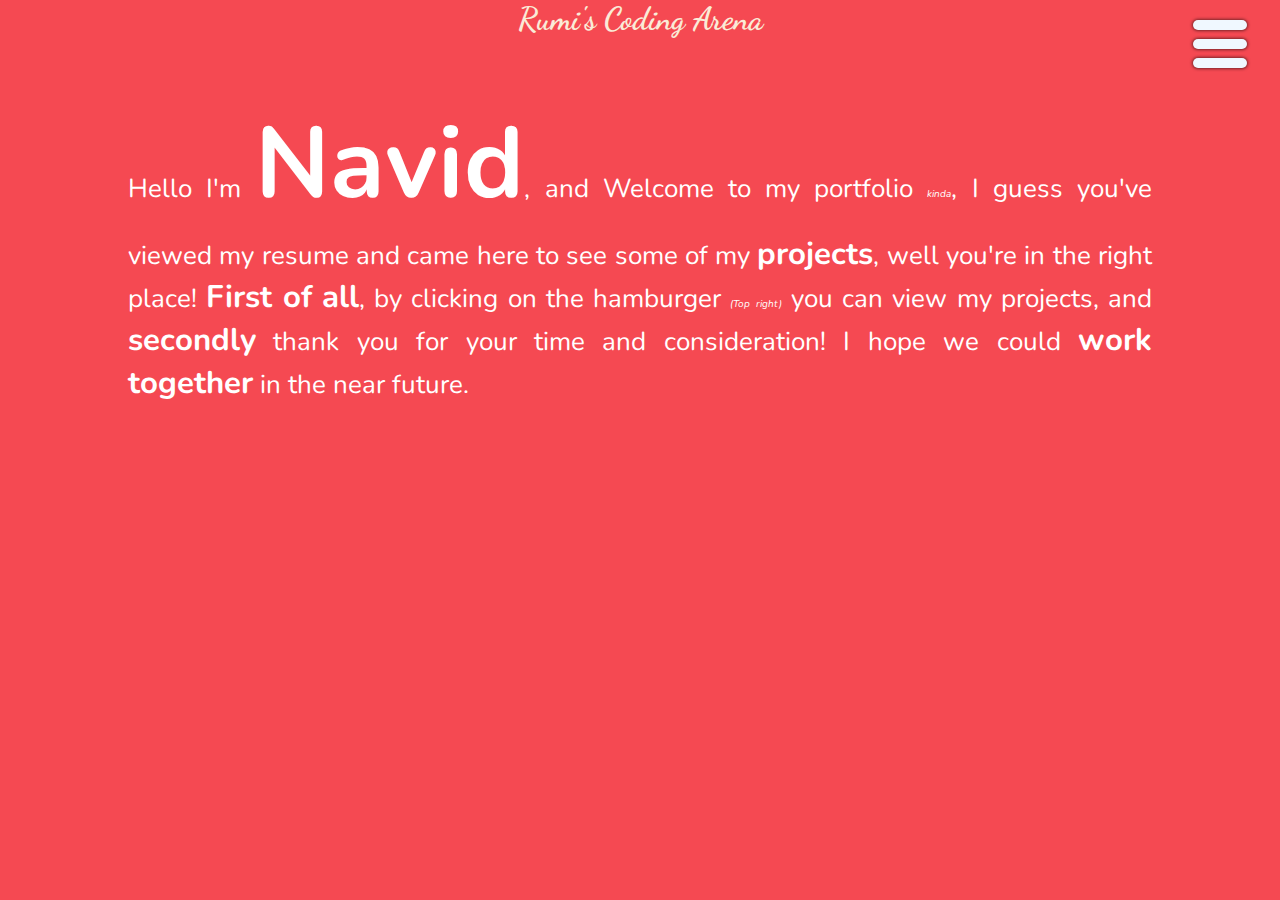
<file: index.html>
<!DOCTYPE html>
<html>
    <head>
        <link rel='icon' href="icon.ico">
        <title>Navid Bayati</title>
    </head>
    <link rel="preconnect" href="https://fonts.gstatic.com">
    <link href="https://fonts.googleapis.com/css2?family=Nunito:wght@200;800&display=swap" rel="stylesheet">
        <link rel="stylesheet" type="text/css" href="mainstyle.css">
        <link href="https://fonts.googleapis.com/css2?family=Dancing+Script:wght@400;700&display=swap" rel="stylesheet">
    <body>
        <div class="left-square toggle-active"></div>
        <div class="right-square toggle-active"></div>
        <div>
        <div class="hamburger">
            <div class='ham1 toggle-active'></div>
            <div class='ham2 toggle-active'></div>
            <div class='ham3 toggle-active'></div>
        </div>
        <h1>Rumi's Coding Arena</h1>
    <!--<h3> The founding father of homelessnes</h3>-->
        <br>
        <div class='links'>
       
    </div>
    <article class="toggle-active">
        <p> Hello I'm <span class="toggle-active" style="font-size: 100px; font-weight: bold; ">Navid</span>, and Welcome to my portfolio <span class="toggle-active" style="font-size: 10px; font-style: italic;">kinda</span>, 
            I guess you've viewed my resume and came here to see some of my <span class="toggle-active" style="font-weight: bold; font-size: larger;">projects</span>, well you're in the right place! <span class="toggle-active" style="font-weight: bold; font-size: larger;">First of all</span>,
            by clicking on the hamburger <span class="toggle-active"style="font-size: 10px; font-style: italic;">(Top right)</span> you can view my projects, and <span class="toggle-active" style="font-weight: bold; font-size: larger;">secondly</span> thank you for your time and consideration!
           I hope we could <span class="toggle-active" style="font-weight: bold; font-size: larger;">work together</span> in the near future.

        </p>
    </div>
    
    </article>
    
    <script src="main.js"></script>
    </body>
</html>
</file>
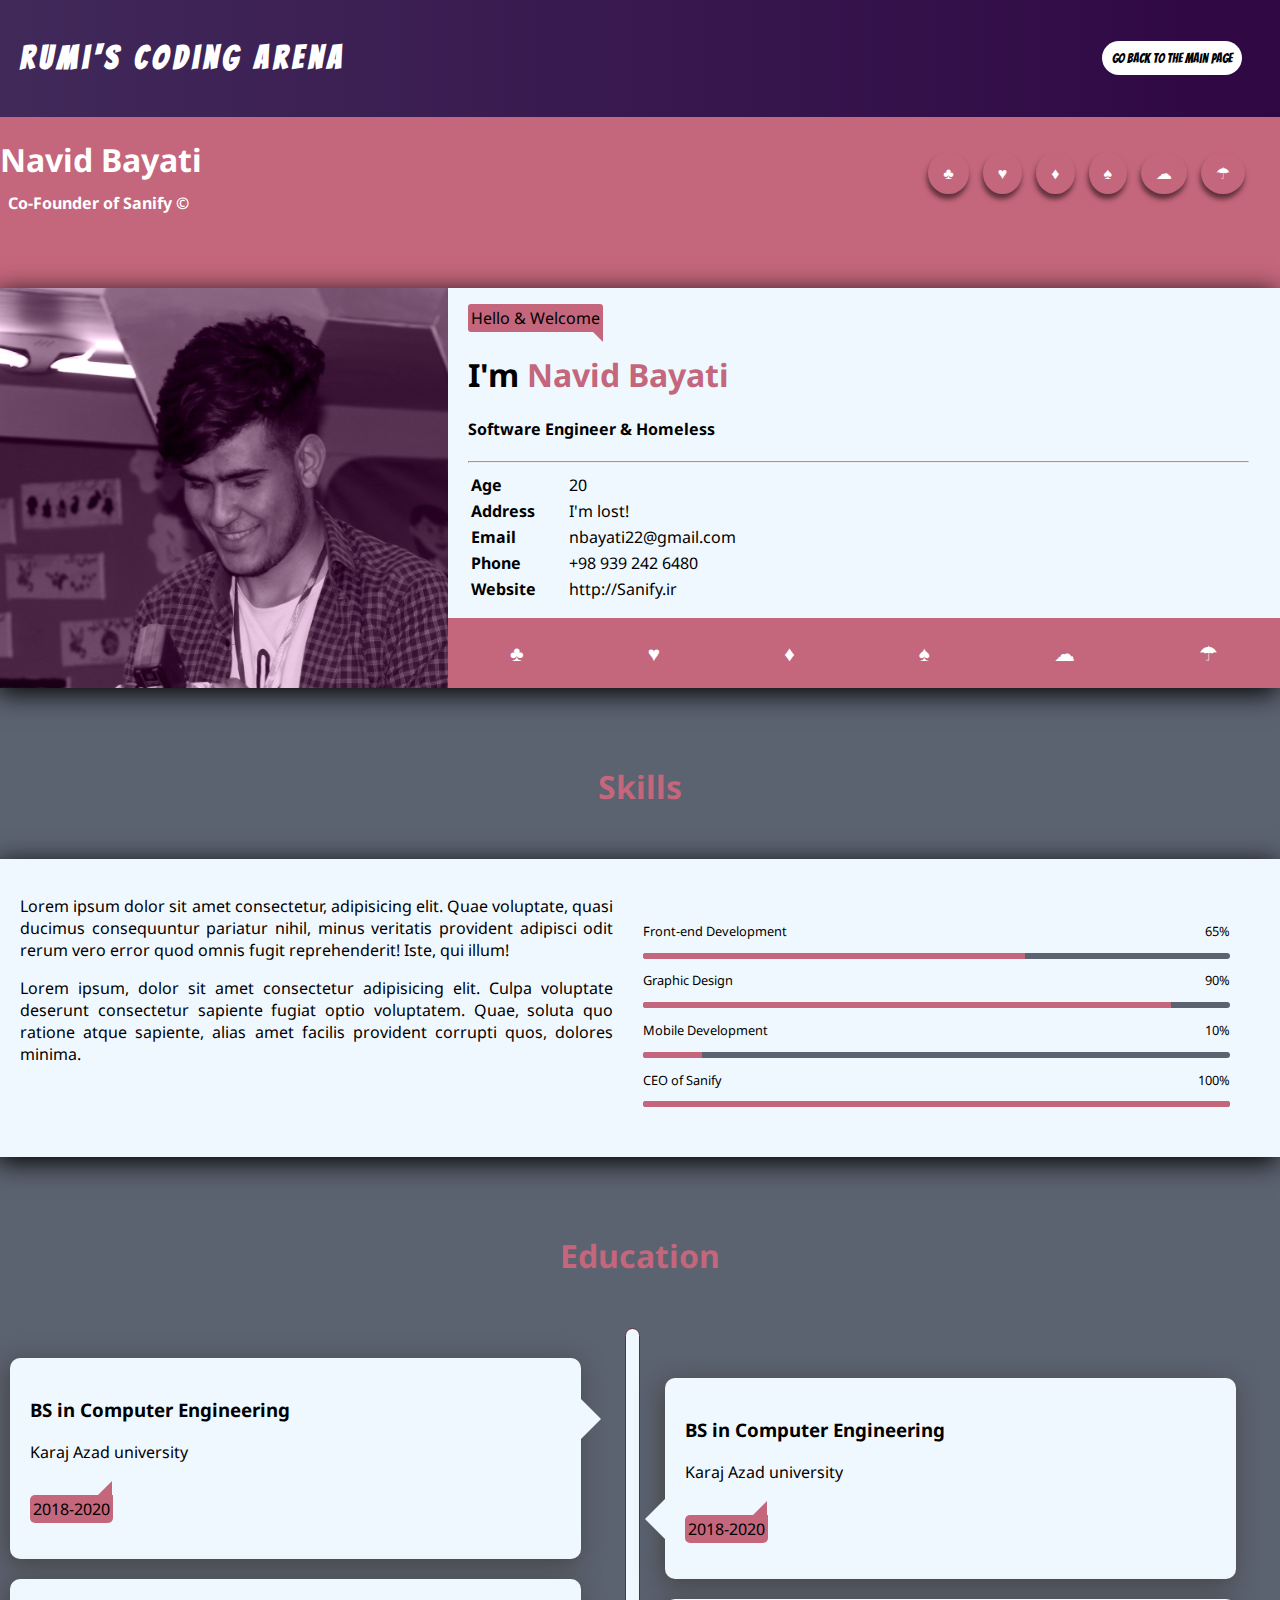
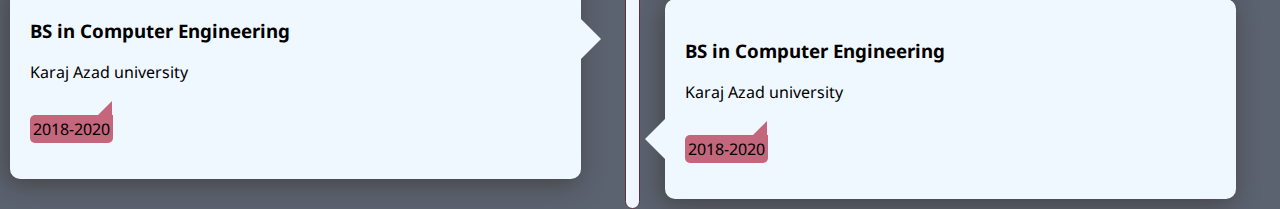
<file: projects/first-portfolio/index.html>
<html lang="en">
<head>
    <meta charset="UTF-8">
    <meta name="viewport" content="width=device-width, initial-scale=1.0">
    <link href="https://fonts.googleapis.com/css?family=Noto+Sans&display=swap" rel="stylesheet">
    <link rel="stylesheet" type="text/css" href="mainstyles.css">
    <title>My portfolio</title>
</head>
<body> 
    <header></header> <!-- JS self generated header-->
        <script src="../header.js"></script>
    <header>
    <div class="title">
    <h1>Navid Bayati</h1>
    <h4> &nbsp; Co-Founder of Sanify &copy;</h4>
</div>
    <div class="contact">
        <a href="#">&clubs;	</a>
        <a href="#">&hearts;</a>
        <a href="#">&diams;	</a>
        <a href="#">&spades;</a>
        <a href="#">&#9729;</a>
        <a href="#">&#9730;</a>
    </div>
    </header>
    <div class="hello-card">
        <img src="assets/pic1.jpg" alt="the picture" id="picture1">
        <div class="rightpart">
            <p id="comment-up"> Hello & Welcome</p>
            <h1> I'm <span>Navid Bayati</span></h1>
            <h4>Software Engineer &  Homeless</h4>
            <hr>
            <table>
                <tr>
                    <th>Age</th>
                    <td>20</td>
                </tr>
                <tr>
                    <th>
                        Address
                    </th>
                    <td>
                        I'm lost!
                    </td>
                </tr>
                <tr>
                    <th>Email</th>
                    <td>nbayati22@gmail.com</td>
                </tr>
                <tr>
                    <th>Phone</th>
                    <td>+98 939 242 6480</td>
                </tr>
                <tr>
                    <th> Website</th>
                    <td> http://Sanify.ir</td>
                </tr>    
            </table>
            


        </div>
        <div class="contact-card">
                <a href="#">&clubs;	</a>
                 <a href="#">&hearts;</a>
              <a href="#">&diams;	</a>
              <a href="#">&spades;</a>
              <a href="#">&#9729;</a>
              <a href="#">&#9730;</a>
            </div>
    </div>


    <h1 class="headers"> Skills</h1>

    <div class="skill-card">
        <div class="skill-text">
           <p> Lorem ipsum dolor sit amet consectetur, adipisicing elit. Quae voluptate, quasi ducimus consequuntur pariatur nihil, minus veritatis provident adipisci odit rerum vero error quod omnis fugit reprehenderit! Iste, qui illum!</p>
            <p>Lorem ipsum, dolor sit amet consectetur adipisicing elit. Culpa voluptate deserunt consectetur sapiente fugiat optio voluptatem. Quae, soluta quo ratione atque sapiente, alias amet facilis provident corrupti quos, dolores minima.</p>
        
        </div>
        <div class="skills">
            <div>
            <div class="protext"> 
                <p> Front-end Development</p>
                <p class="persent">65%</p>
                 
            </div>
            <div class="progress-bar">
                <div class="p-1"></div>
            </div>
        </div>
        <div>
            <div class="protext"> 
                <p> 
                    Graphic Design
                </p>
                <p class="persent">90%</p>
                 
            </div>
            <div class="progress-bar">
                <div class="p-2"></div>
            </div>
        </div>
        <div>
            <div class="protext"> 
                <p> Mobile Development</p>
                <p class="persent">10%</p>
                 
            </div>
            <div class="progress-bar">
                <div class="p-3"></div>
            </div>
        </div>
        <div>
            <div class="protext"> 
                <p> CEO of Sanify</p>
                <p class="persent">100%</p>
                 
            </div>
            <div class="progress-bar">
                <div class="p-4"></div>
            </div>
        </div>
        
        </div>
    </div>

    <h1 class="headers"> Education</h1>

    <div class="flexbox-main">

        <div class="flexbox-right">
            <div class="box-right">
                <h3> BS in Computer Engineering</h3>
                <p>Karaj Azad university</p>
                <p class="year-box">2018-2020</p>
            </div>

            <div class="box-right">
                <h3> BS in Computer Engineering</h3>
                <p>Karaj Azad university</p>
                <p class="year-box">2018-2020</p>
            </div>
        </div>

        <div class="flexbox-mid">

        </div>

        <div class="flexbox-left">
            <div class="box-left">
                <h3> BS in Computer Engineering</h3>
                <p>Karaj Azad university</p>
                <p class="year-box">2018-2020</p>
            </div>

            <div class="box-left">
                <h3> BS in Computer Engineering</h3>
                <p>Karaj Azad university</p>
                <p class="year-box">2018-2020</p>
            </div>
        </div>


    </div>
</body>
</html>
</file>
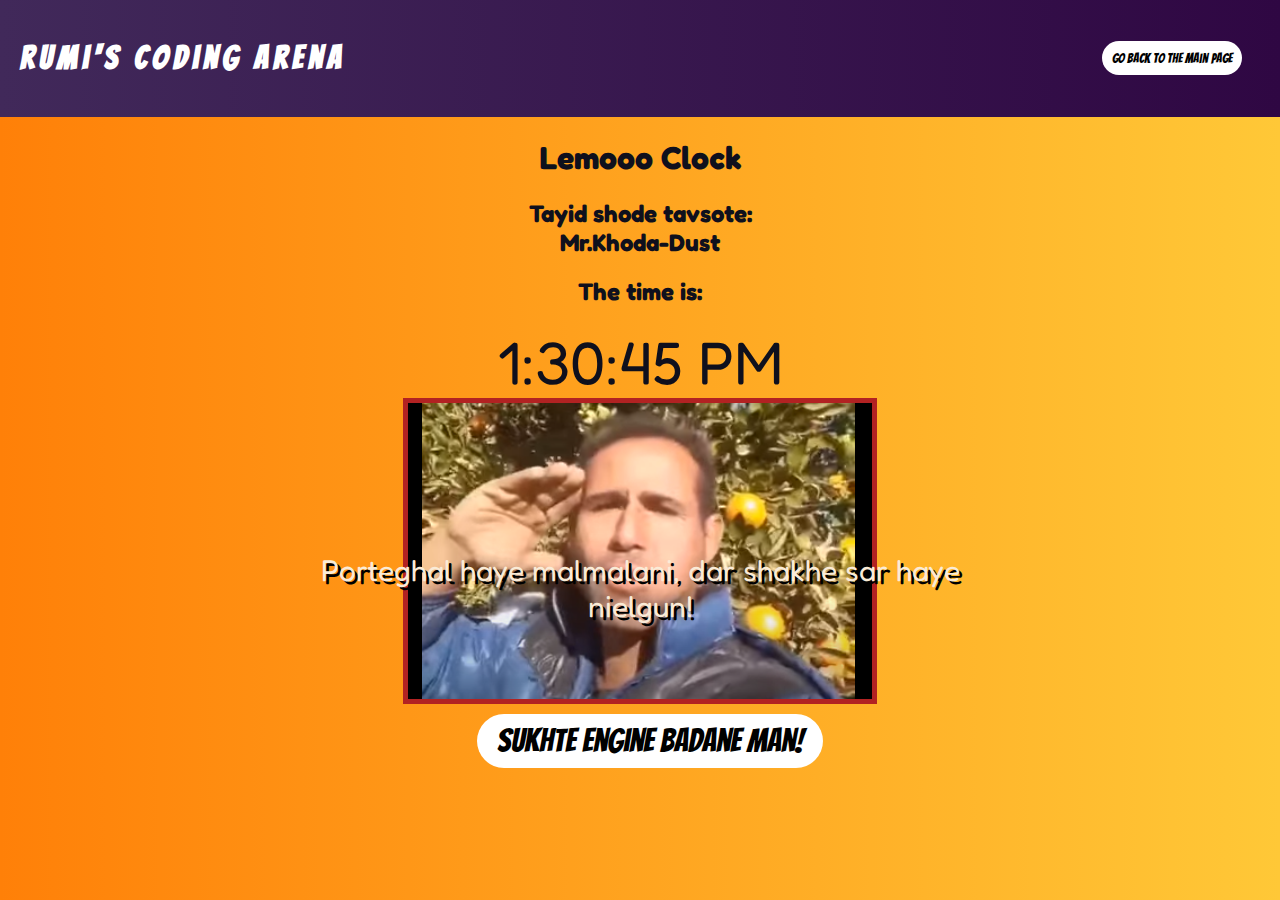
<file: projects/lemon-clock/index.html>
<!DOCTYPE html>
<html>
    <head>
    <title> Leeeemoooo! </title>
    <link rel="stylesheet" href="style.css">
    <link rel="preconnect" href="https://fonts.gstatic.com">
    <link href="https://fonts.googleapis.com/css2?family=Fredoka+One&display=swap" rel="stylesheet">
    </head>

    <body>
        
        <header></header> <!-- JS self generated header-->
        <script src="../header.js"></script>


        <h1>Lemooo Clock</h1>
        <h2> Tayid shode tavsote:<br> Mr.Khoda-Dust</h2>
        <div class=" the-time">
        <h2>The time is:</h2>
        <p id="the-time"></p>
            </div>
            <div class="lemon-image">
            <img src="images/wainting-party.PNG">
                <p class ='the-time-text'> Porteghal haye malmalani, dar shakhe sar haye nielgun! </p>

                <button class="sukht-button" id="first">Sukhte engine badane man!</button>
        </div>


    
        <script src="main.js"></script>
    </body>
</html>
</file>
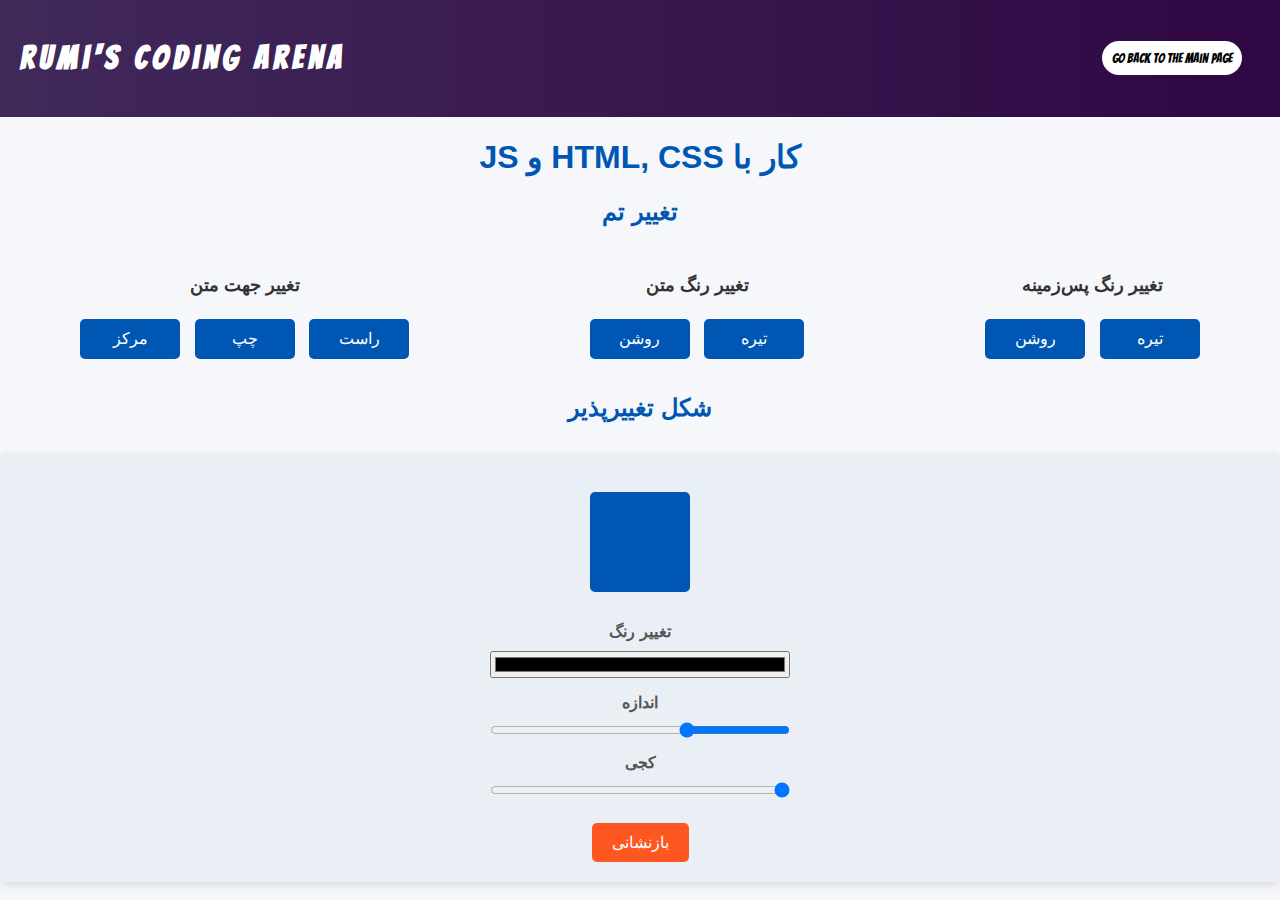
<file: projects/LearnHTML.html>
<!DOCTYPE html>
<html lang="fa">

<head>
    <meta charset="UTF-8">
    <meta name="viewport" content="width=device-width, initial-scale=1.0">
    <title>HTML, CSS, JavaScript</title>

     
    
    <style>
        /* General styling */
        body {
            direction: rtl;
            text-align: center;
            font-family: Arial, sans-serif;
            background-color: #f5f7fa;
            color: #333;
            margin: 0;
            padding: 20px;
            transition: background-color 0.5s, color 0.5s;
        }

        h1, h2 {
            color: #0056b3;
        }

        #theme-changer {
            display: flex;
            justify-content: center;
            gap: 20px;
            margin-top: 20px;
            flex-wrap: wrap;
        }

        #theme-changer div {
            flex-grow: 1;
            text-align: center;
            margin: 10px;
        }

        #theme-changer div p {
            font-size: 18px;
            font-weight: bold;
            color: #333;
        }

        /* Button styling */
        #theme-changer div button {
            background-color: #0056b3;
            color: white;
            width: 100px;
            height: 40px;
            margin: 5px;
            cursor: pointer;
            border: none;
            border-radius: 5px;
            font-size: 16px;
            transition: background-color 0.3s;
        }

        #theme-changer div button:hover {
            background-color: #003d80;
        }

        /* Shape control section styling */
        #shape-controls {
            display: flex;
            flex-direction: column;
            align-items: center;
            background-color: #e9eff5;
            padding: 20px;
            border-radius: 8px;
            box-shadow: 0 4px 8px rgba(0, 0, 0, 0.1);
            margin-top: 30px;
            transition: background-color 0.5s;
        }

        #shape {
            background-color: #0056b3;
            width: 100px;
            height: 100px;
            transition: all 0.5s;
            margin: 20px auto;
            border-radius: 5px;
        }

        /* Slider and input styling */
        .slider-container {
            margin-top: 10px;
            width: 100%;
            max-width: 300px;
            display: flex;
            flex-direction: column;
            align-items: center;
        }

        label {
            font-weight: bold;
            color: #555;
            margin-bottom: 5px;
        }

        input[type="range"], input[type="color"] {
            width: 100%;
            cursor: pointer;
            margin: 5px 0;
        }

        /* Reset button styling */
        #reset-shape {
            margin-top: 20px;
            padding: 10px 20px;
            background-color: #ff5722;
            color: white;
            border: none;
            border-radius: 5px;
            cursor: pointer;
            font-size: 16px;
            transition: background-color 0.3s;
        }

        #reset-shape:hover {
            background-color: #d84315;
        }
    </style>
</head>

<body>
    <header></header> 
        <script src="header.js"></script>
    
    <h1>کار با HTML, CSS و JS</h1>
    <h2>تغییر تم</h2>

    <div id="theme-changer">
        <div id="background">
            <p>تغییر رنگ پس‌زمینه</p>
            <button id="bg-dark">تیره</button>
            <button id="bg-light">روشن</button>
        </div>

        <div id="text-color">
            <p>تغییر رنگ متن</p>
            <button id="text-dark">تیره</button>
            <button id="text-light">روشن</button>
        </div>

        <div id="text-align">
            <p>تغییر جهت متن</p>
            <button id="align-right">راست</button>
            <button id="align-left">چپ</button>
            <button id="align-center">مرکز</button>
        </div>
    </div>

    <h2>شکل تغییرپذیر</h2>
    <div id="shape-controls">
        <div id="shape"></div>
        <div class="slider-container">
            <label>تغییر رنگ</label>
            <input type="color" id="color-picker" />
        </div>
        <div class="slider-container">
            <label>اندازه</label>
            <input type="range" id="size-slider" min="50" max="200" value="100">
        </div>
        <div class="slider-container">
            <label>کجی</label>
            <input type="range" id="skew-slider" min="0" max="50" value="0">
        </div>
        <button id="reset-shape">بازنشانی</button>
    </div>

    <script>
        // Background color change
        document.getElementById("bg-dark").addEventListener("click", function() {
            document.body.style.backgroundColor = "#333";
            document.body.style.color = "white";
            document.getElementById("shape-controls").style.backgroundColor = "#444";
        });

        document.getElementById("bg-light").addEventListener("click", function() {
            document.body.style.backgroundColor = "#f5f7fa";
            document.body.style.color = "#333";
            document.getElementById("shape-controls").style.backgroundColor = "#e9eff5";
        });

        // Text color change
        document.getElementById("text-dark").addEventListener("click", function() {
            document.querySelectorAll("h1, h2, p, label").forEach(element => {
                element.style.color = "#333";
            });
        });

        document.getElementById("text-light").addEventListener("click", function() {
            document.querySelectorAll("h1, h2, p, label").forEach(element => {
                element.style.color = "white";
            });
        });

        // Text alignment change
        document.getElementById("align-right").addEventListener("click", function() {
            document.body.style.textAlign = "right";
        });

        document.getElementById("align-left").addEventListener("click", function() {
            document.body.style.textAlign = "left";
        });

        document.getElementById("align-center").addEventListener("click", function() {
            document.body.style.textAlign = "center";
        });

        // Shape adjustments
        const shape = document.getElementById("shape");

        // Change color
        document.getElementById("color-picker").addEventListener("input", function(event) {
            shape.style.backgroundColor = event.target.value;
        });

        // Change size
        document.getElementById("size-slider").addEventListener("input", function(event) {
            const size = event.target.value + "px";
            shape.style.width = size;
            shape.style.height = size;
        });

        // Change skew
        document.getElementById("skew-slider").addEventListener("input", function(event) {
            const skewValue = event.target.value;
            shape.style.transform = `skew(${skewValue}deg)`;
        });

        // Reset shape
        document.getElementById("reset-shape").addEventListener("click", function() {
            shape.style.backgroundColor = "#0056b3";
            shape.style.width = "100px";
            shape.style.height = "100px";
            shape.style.transform = "skew(0deg)";
            document.getElementById("color-picker").value = "#0056b3";
            document.getElementById("size-slider").value = 100;
            document.getElementById("skew-slider").value = 0;
        });
    </script>
</body>

</html>
</file>
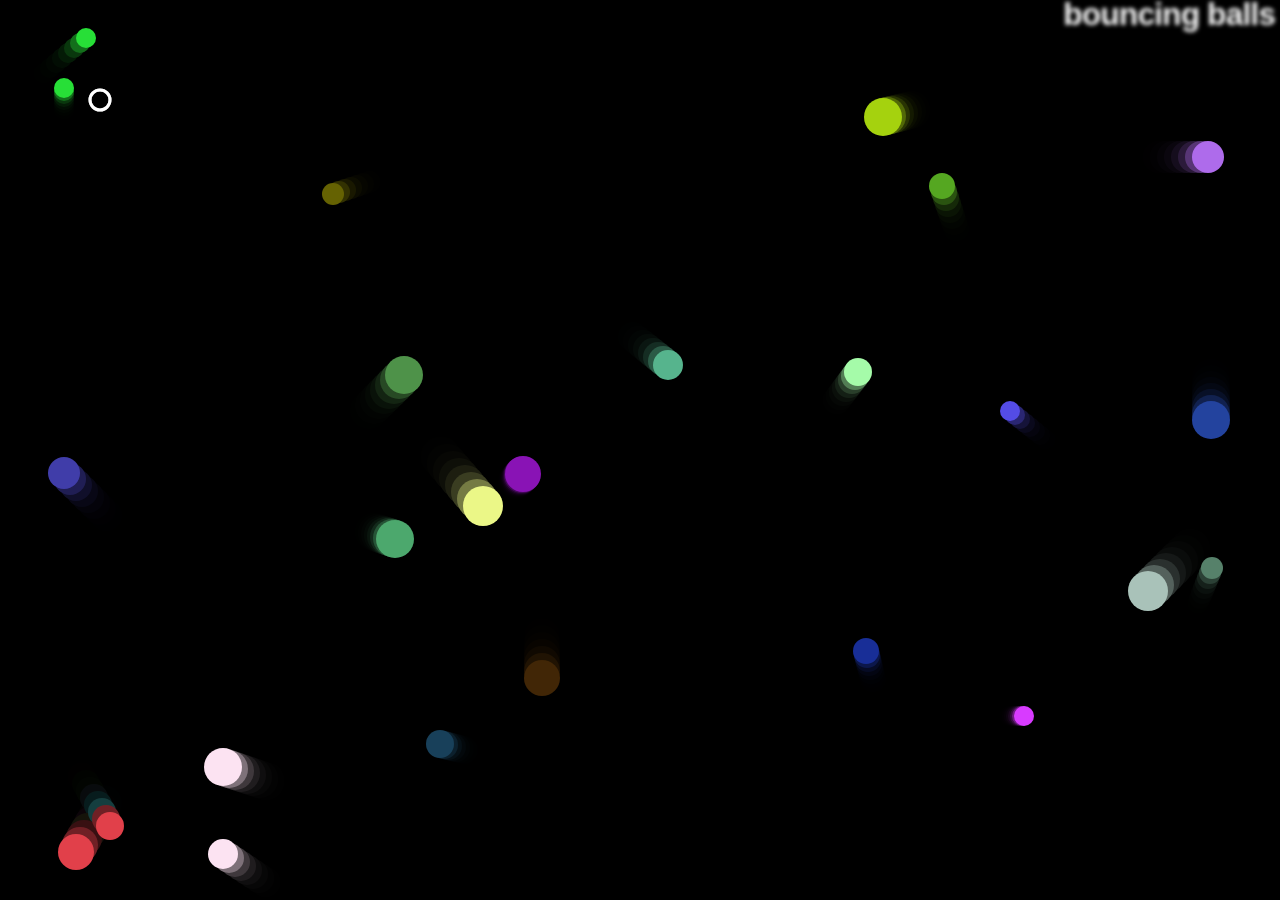
<file: projects/the-bouncing-balls/bouncing-ball.html>
<!DOCTYPE html>
<html>
  <head>
    <meta charset="utf-8">
    <title>Bouncing balls</title>
    <link rel="stylesheet" href="style.css">
  </head>

  <body>
    <!-- <div>  -->
      <!-- <button class ='wasd-not'></button> -->
      <!-- <button id='w' class ='wasd'>W</button> -->
      <!-- <button class ='wasd-not'></button> -->
      <!-- <button id = 'a' class ='wasd'>A</button> -->
      <!-- <button id = 's' class ='wasd'>S</button> -->
      <!-- <button id = 'd' class ='wasd'>D</button> -->
    
    <!-- </div> -->
    <h1>bouncing balls</h1>
    <p></p>
    <canvas></canvas>

    <script src="main.js"></script>
  </body>
</html>
</file>
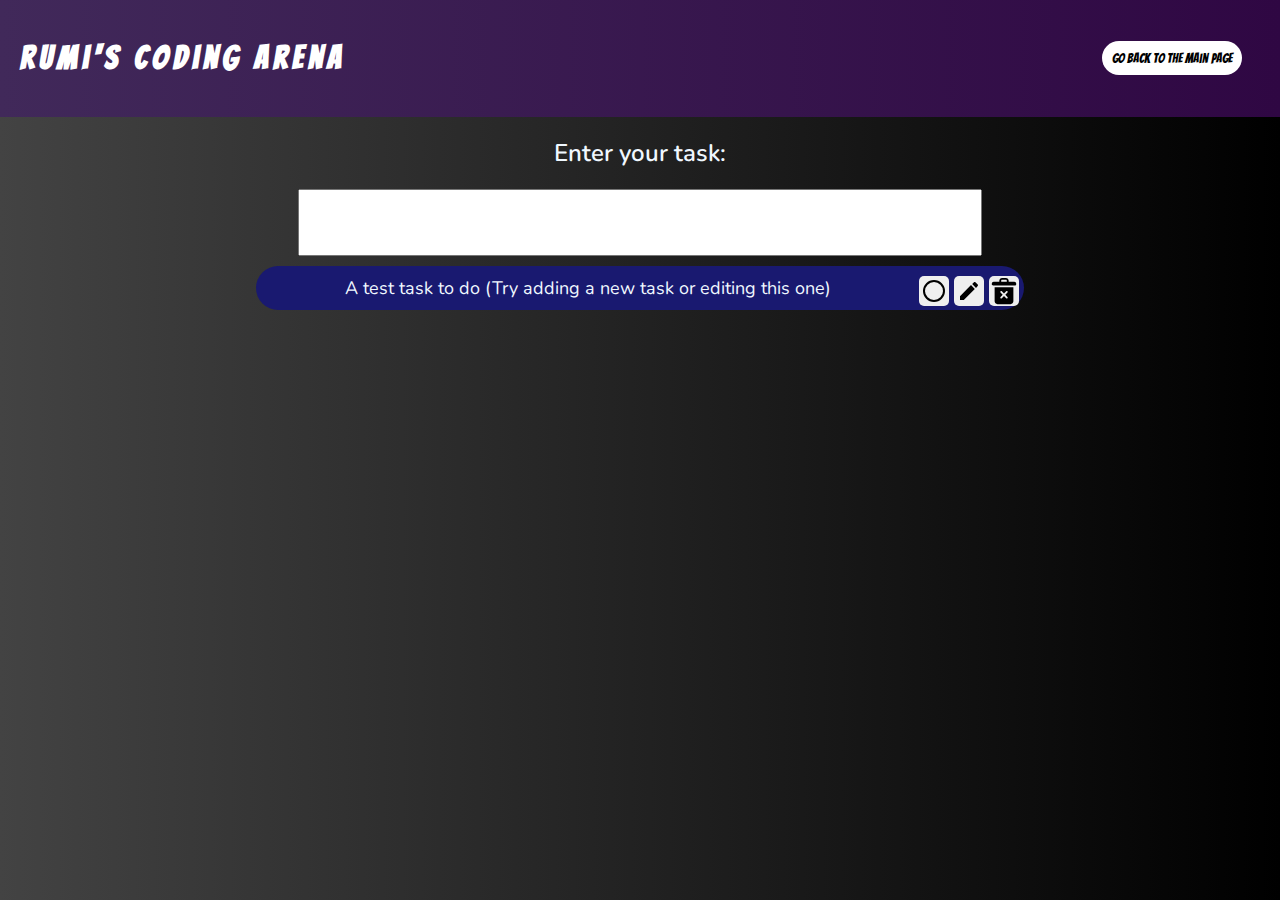
<file: projects/to-do-list/the-to-do-list.html>
<!DOCTYPE html>
<html>
    <head>
        <title></title>
        <link rel="stylesheet" href="style.css">
    </head>

    <body>
        <header></header>
        <script src="../header.js"></script>
        <div class="todo-input">
       <h2><label for="input-text">Enter your task:</label></h2>
       
        <input id="input-text" type="text">
        </div>

        <div class="list-output">

            
        </div>
        <script src="main.js"></script>
    </body>
</html>
</file>
<file: mainstyle.css>
:root{
       --bgColor1:#422680;
       --bgColor2:#f54952;
   }

html{
    font-family:'Nunito', sans-serif ;
}
body{
    background-color: var(--bgColor2);
    padding: 0;
    margin: 0;
   
    
}
span{
    color: #ffffff;
    transition: all, 0.5s;
}

span:hover{
    color: #422680;
    
}

h1 , h3 {
    position: relative;
    font-family: 'Dancing Script', cursive;
    margin: auto;
    text-align: center;
    color: antiquewhite;
}
.links p {
    transition: all 0.5s;
    position: absolute;
    font-weight: 600;
    
    

}
a{
    color:rgba(255, 255, 255, 0) ;
    transition: all 0.2s;
    text-decoration: none;
    background-color: rgba(255, 255, 255, 0);
    border-radius: 50px;
    padding: 5px 5px;
    
    
}
p.active a:hover{
    background-color: rgba(255, 255, 255, 0.3);
    
}
.links p.active{
    transform: translate(-50% ,-50%);
    text-align: center;
    position: relative;
    left: 50%;
    width: 40%;
    
    font-size: 20px;
    
    
}

p.active a {
    color: rgb(0, 0, 0);
    background-color: rgba(255, 255, 255, 1);
}
article{
    position: absolute;
    z-index: -1;
    font-size: 26px;
    padding: 10px  10% ;
    text-align: justify;
    color: rgba(255, 255, 255, 1);
    opacity: 10;
    transition: all 1s;
    
    
}

article.active , span.active{
  
  color:  rgba(255, 255, 255, 0);
      
  }

.hamburger{
    position: absolute;
    right: 10px;
    z-index: 100;
    margin: 20px;
    width: 60px;
    height: 50px;
    
}
.hamburger > div{
    position: relative;
    margin-bottom: 15%;
    width: 90%;
    height: 20%;
    background-color: aliceblue;
    left: 5%;
    border-radius: 50px;
        box-shadow: 0px 0px 3px 1px rgba(0, 0, 0, 0.5);

    transition: all 0.5s  ;
    
    
}

.ham1.active{
    transform: translateY(19px) rotate(45deg);
    
}
 
.ham3.active{
    transform: translateY(-19px) rotate(-45deg);
    
}
.ham2.active{
    background-color: transparent;
    transform: translateX(30px);
    box-shadow: none;

}
.left-square{
    transition: all 1s;
    position: absolute;
    width: 0%;

    height: 100%;
    left: 0;
    background-color: var(--bgColor1);
}
.left-square.active{
    
transition: all 1s;
height: 100%;
width: 20%;


}

.right-square{
    transition: all 1s;
    width: 0%;
    position: absolute;
right: 0;
height: 100%;
width: 0%;
background-color: var(--bgColor1);

}
.right-square.active{
    

height: 100%;
width: 20%;

}
</file>
<file: projects/first-portfolio/mainstyles.css>
:root{
--color1:#c4667c;
--color2-s:#5e303a;
--color2:#5b6270;
--font1:'Noto Sans', sans-serif;
}
body{
    background-image: linear-gradient(var(--color1) 20em, var(--color2) 20.5em );
    box-sizing: border-box;
    margin: 0px 10%;
    font-family: var(--font1);
}


.title{
margin-bottom: 5%;

    display: inline-block;
    color: white;
    
}
.title > h4 {
    line-height: 0;
}
.contact{
    float: right;
    margin: 30px;
    
}
.contact > a {

    display:inline-block;
    margin: 5px;
    padding: 10px 15px;
    background-color: var(--color1);
    box-shadow: -1px 5px 5px var(--color2-s) ;
    border-radius: 100%;
    text-decoration: none;
    color:white;
    transition: .5s;
}
.contact > a:hover, .contact-card > a:hover{
    background-color:var(--color2-s);
}
.hello-card img {
    object-fit: cover;
    object-position:  5% 5% ;
    width: 35%;
    height: 400px;
    float: left;
    
}
.hello-card{
    background-color: aliceblue;
    position: relative;
    overflow: hidden;
    box-shadow: -3px 5px 25px black;
}
.rightpart{
    width: 61%;
    float: left;
    padding-left: 20px;
    position: relative;
}
#comment-up{
    background-color: var(--color1);
    position: relative;
    padding: 3px;
    border-radius: 3px 3px 0 3px;
    display: table;
}
#comment-up::after{
    content: " ";
    position: absolute;
    top: 100%;
    border-width:5px;
    margin-left: -7px;
    border-style: solid;
    border-color: var(--color1) var(--color1) transparent transparent;
    z-index: 1;
}

table, th, tr, td{
    text-align: left;

}
th{
    padding-right: 30px;
}
.rightpart span{
    color: var(--color1);
}
.contact-parent{
    position: relative;
}
.contact-card{
    background-color: var(--color1);
    position: absolute;
    bottom: 0;
    right:0;
    width: 65%;
    display: flex;
    justify-content: space-around;
    
    
}
.contact-card > a{
    text-decoration: none;
    text-align: center;
    padding:21px ;
    color: white;
    font-size: 1.3em;
    background-color: var(--color1);
    
}

.headers{
    text-align: center;
    color: var(--color1);
    margin: 6% 0 4% 0;
}

.skill-card{
    display: flex;
    background-color: aliceblue;
    padding: 20px;
    box-shadow: -3px 5px 25px black;
    
}
.skill-text{
    width: 49%;
    text-align: justify;
    flex: 0.91;
}
.skills{
    flex: 0.9;
    margin: 30px;
    display: flex;
    flex-direction: column;
    align-content: center;
    justify-content: space-between;
}
.progress-bar{
    border-radius: 10px;
    width: 100%;
    height: 6px;
    background-color:var(--color2);
}
[class|="p"]{
    border-radius:10px 0 0 10px ;

height: 6px;
background-color: var(--color1);
}
.protext > p{
    display: inline-block;
    font-size: 0.8em;
}

.persent{
    float: right;
}


.p-1{
width: 65%;
}

.p-2{
    width:90%
}

.p-3{
    width: 10%
}

.p-4{
   width: 100%;
   border-radius: 20px;
}
.flexbox-main{
    display: flex;
}

.flexbox-right{
    flex-direction: column;
    margin-top:20px ;
    flex:5;
    display: flex;
    
}
.flexbox-mid{
    flex:0.1;
    display: flex;
    background-color: aliceblue;
    border: 1px solid var(--color2-s);
    border-radius: 20px;
}
.flexbox-left{
    margin-left: 15px;
    margin-top:40px ;
    flex:5;
    display: flex;
    flex-direction: column;
}

[class|="box"]{
background-color: aliceblue;
padding: 20px;
border-radius: 10px;
width: 85%;
margin: 10px;
position: relative;
box-shadow: -3px 5px 25px #444;
}
.year-box{
    background-color: var(--color1);
    display: inline-block;
    padding: 3px;
    border-radius: 5px 0px 5px 5px;
    position: relative;
    
}
.year-box::after{
    content: " ";
    position: absolute;
    border-width: 7.5px;
    bottom: 100%;
    left:100%;
    margin-left:-15px ;
    border-style: solid;
    border-color: transparent var(--color1) var(--color1) transparent;
}

.box-left::after{
    position: absolute;
    content:" " ;
    border-style: solid;
    border-width:20px;
    border-color: transparent aliceblue transparent transparent;
    right:100%;
}

.box-right::after{
    position: absolute;
    content:" " ;
    border-style: solid;
    border-width:20px;
    border-color: transparent transparent transparent aliceblue;
    left:100%;
    bottom: 60%;
}
</file>
<file: projects/lemon-clock/style.css>
body{
       background-image: linear-gradient(to right, #FF8008,#FFC837);

}
h1 , h2 , .the-time , .the-time-text{
    color: #0f101d;
    text-align: center;
    font-family: 'Fredoka One', cursive;
}
.the-time > p{
    font-size: 60px;
    margin: 0;
}
.lemon-image{
    margin: auto;
    /* width: 30%; */
    position: relative;
}
img{
    display: block;
  margin-left: auto;
  margin-right: auto;
  border: 5px Solid firebrick;
}
.the-time-text{
    font-size: 30px;
    color: antiquewhite;
    text-shadow: 3px 3px black;
    position: absolute;
    top: 50%;
    left: 50%;
    transform: translate(-50% , -50%);
    text-align: center;
    margin: 0 auto;
}

.sukht-button{
    background-color : white;
    margin:10px;
    padding: 10px 20px;
    border : 0 none;
    border-radius : 50px;
    position: relative;
    left: 50%;
    transform: translate(-50%);
    font-family: 'Bangers', cursive;
    font-size: 2em;
}
.sukht-button:hover{
    background-color : rgb(172, 172, 172);

}
</file>
<file: projects/the-bouncing-balls/style.css>
html, body {
  margin: 0;
}

html {
  font-family: 'Helvetica Neue', Helvetica, Arial, sans-serif;
  height: 100%;
}

body {
  overflow: hidden;
  height: inherit;
}

h1 {
  font-size: 2rem;
  letter-spacing: -1px;
  position: absolute;
  margin: 0;
  top: -4px;
  right: 5px;

  color: transparent;
  text-shadow: 0 0 4px white;
}
p {
  position: absolute;
  margin: 0;
  top: 35px;
  right: 5px;
  color: #aaa;
}
div {
  width: 40%;
  height: 30%;
  
  position: fixed;

}
button{
  width:30%;
  height: 50%;
}
button.wasd  {
  background-color: rgba(255,255,255, 0.2);
  color:aliceblue;
}
button.wasd-not {
background-color: transparent;
border: none;
}
</file>
<file: projects/to-do-list/style.css>
html{
    font-family:'Nunito', sans-serif ;
}
body{
    
    color: aliceblue;
    text-align: center;
    background-image: linear-gradient(to left, #000000, #434343);
}

.todo-input > input{
    width: 50%;
    padding: 20px;
    
    font-size: 20px;
}
label{
    font-weight: 600;
}

.todo-item > button{
    display: inline;
    border-radius: 5px;
    border: 0;
    width: 30px;
    height: 30px;
    margin-right: 5px;
    background-position: center;
    background-repeat: no-repeat;
    float: right;

}
.todo-item{
    height: auto;
    margin-top: 10px;
    position: relative;
    padding: 10px 0;
    background-color: midnightblue;
    left: 50%;
    transform: translate(-50%);
    width: 60%;
    border-radius: 50px;
}
.todo-item > p{
    font-size: large;
    padding: 0 10px;
    display: inline;

    
}
.trash{

    background-image:url('icons/delete.svg');
    
}
.undone{
    background-image: url('icons/not-done.svg');
   
}
.edit{
    background-image: url('icons/edit.svg');
    
    
}
.done{
    background-image: url('icons/done.svg');
}

.edit-input{
    display: block;
    width: 100%;
}
</file>
